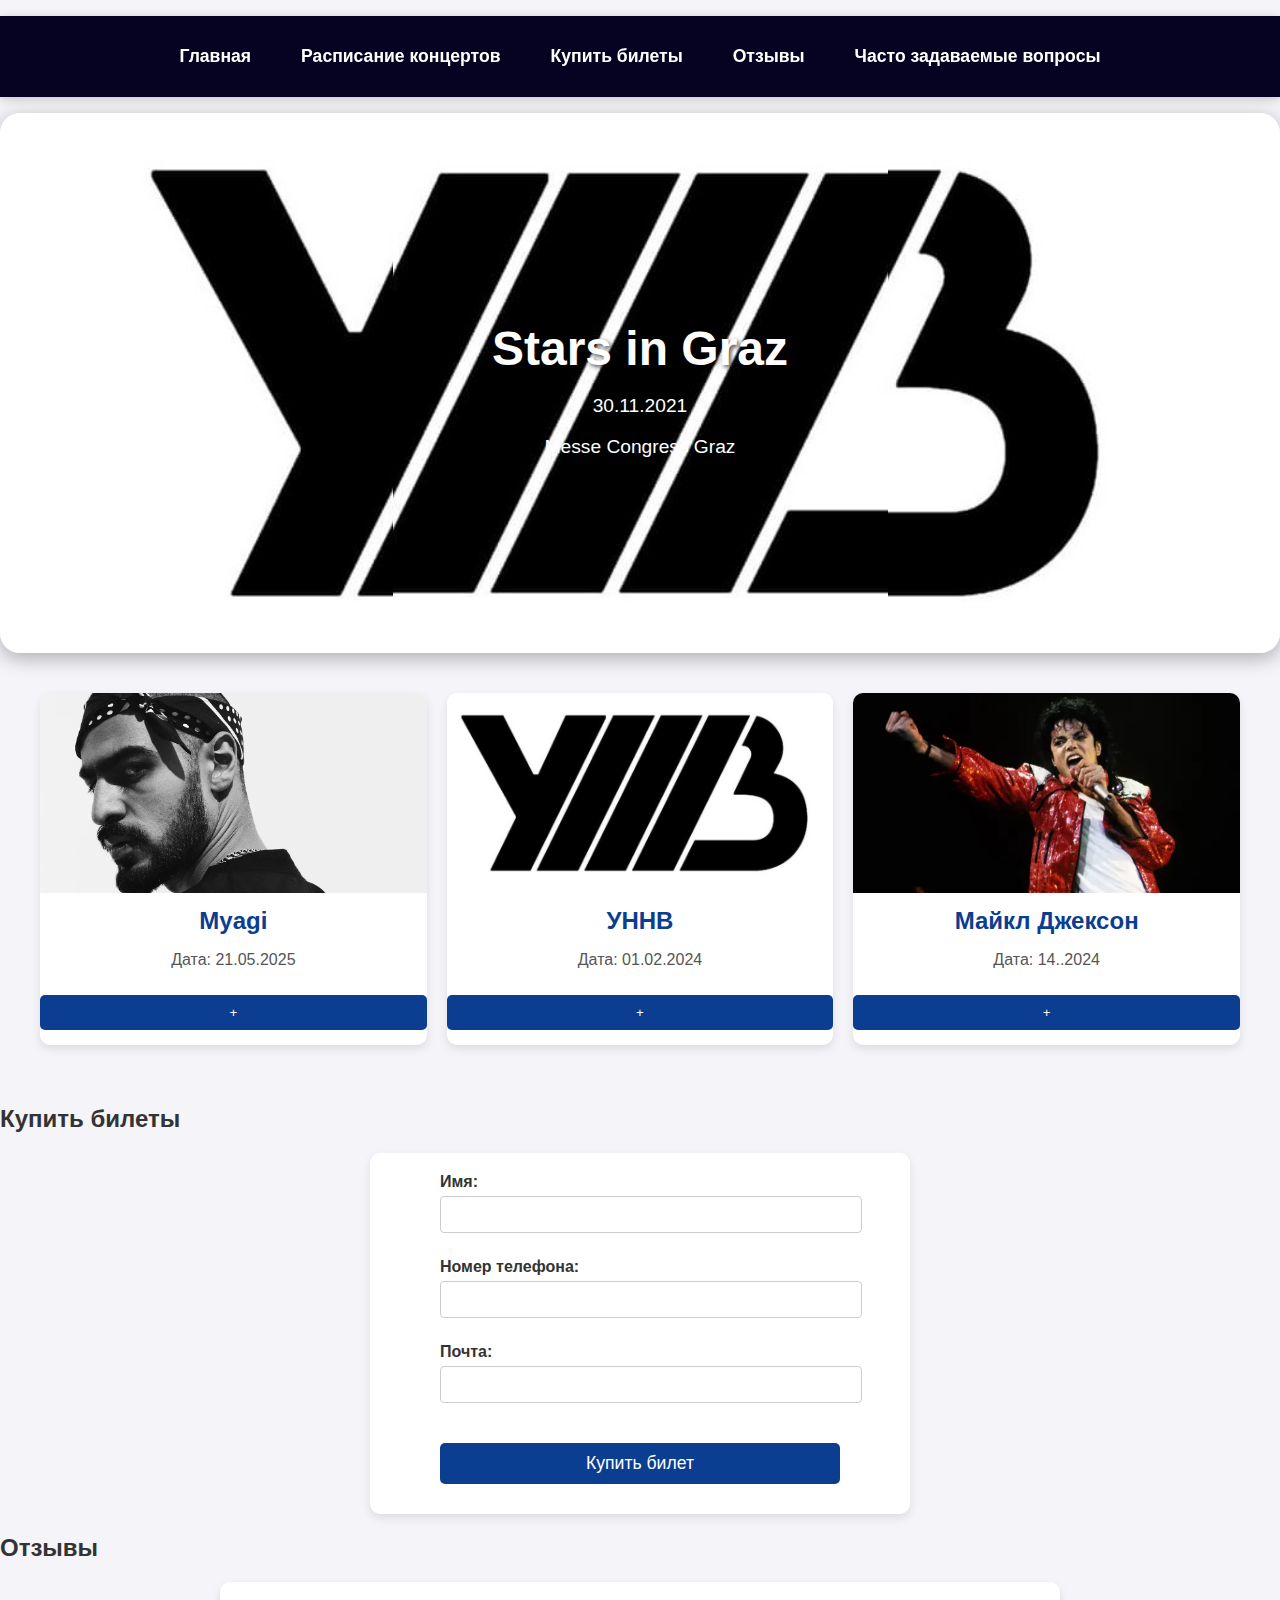
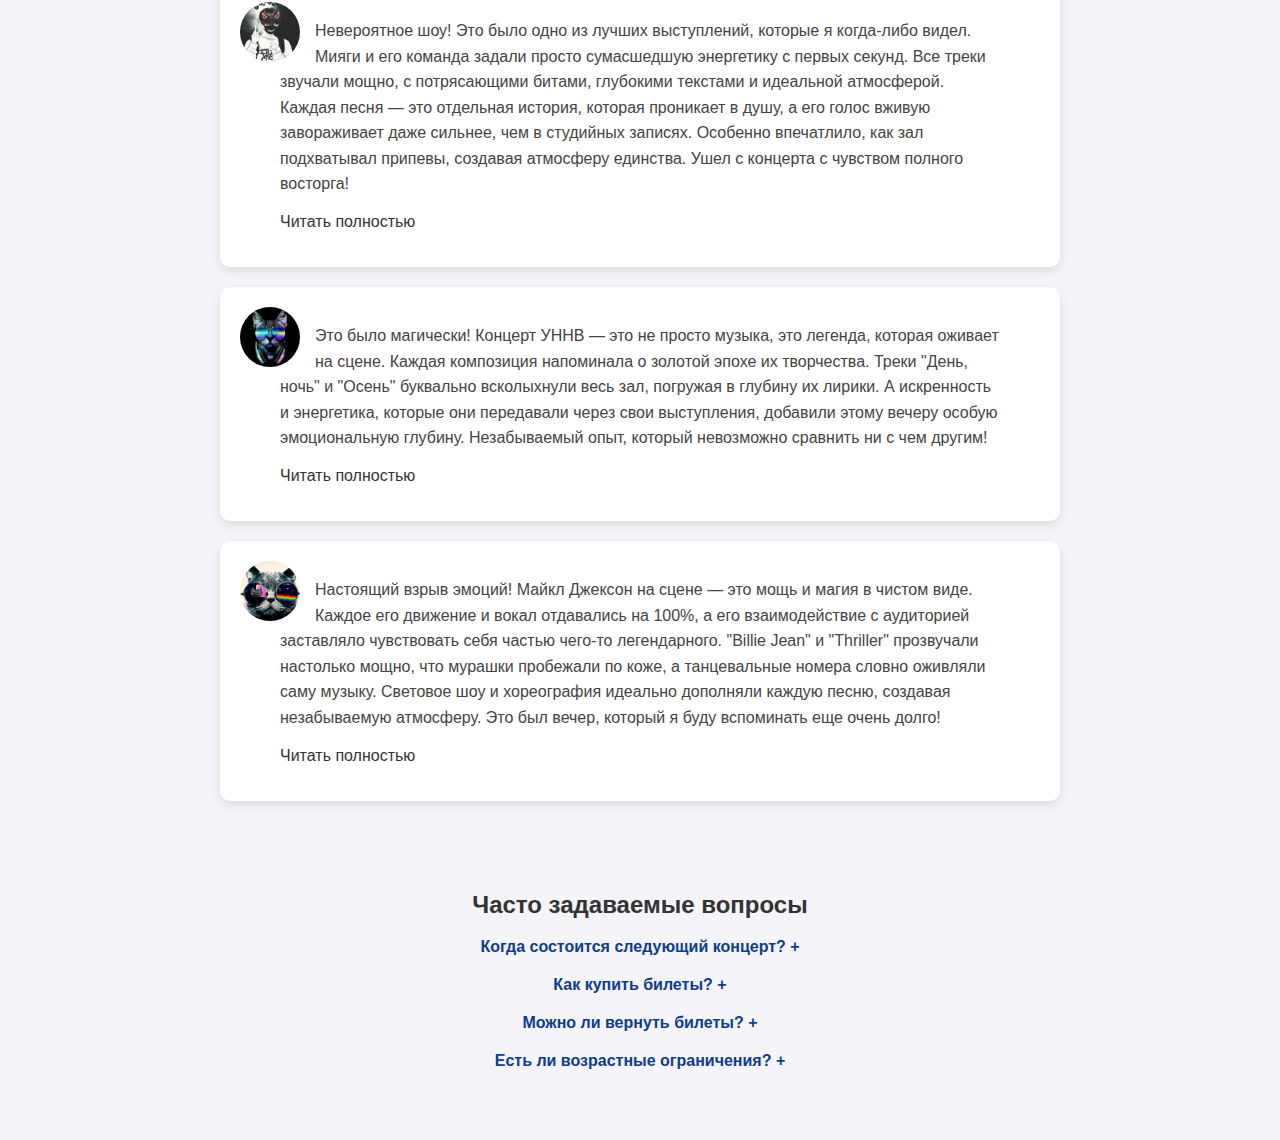
<file: Жумадилов Сайт/index.html>
<!DOCTYPE html>
<html lang="ru">

<head>
    <meta charset="UTF-8">
    <meta name="viewport" content="width=device-width, initial-scale=1.0">
    <link rel="stylesheet" href="style.css">
    <title>Stars in Graz</title>
</head>

<body>
    <nav id="navigation">
        <ul
            style="display: flex; justify-content: center; gap: 50px; list-style-type: none; padding: 30px; background-color: #060221; color: white;   position: -webkit-sticky;position: sticky; top: 0;">
            <li><a href="#landing" style="color: white; text-decoration: none;">Главная</a></li>
            <li><a href="#schedule" style="color: white; text-decoration: none;">Расписание концертов</a></li>
            <li><a href="#reviews-tickets" style="color: white; text-decoration: none;">Купить билеты</a></li>
            <li><a href="#reviews-tickets" style="color: white; text-decoration: none;">Отзывы</a></li>
            <li><a href="#faq" style="color: white; text-decoration: none;">Часто задаваемые вопросы</a></li>
        </ul>
    </nav>
    <!-- MVP – Итерация 1 -->
    <section id="landing">
        <div
            style="height: 60vh; width: 55vh; display: flex; justify-content: center; align-items: center; text-align: center; background-image: url('weekendalbum.jpg'); background-size: cover; background-position: center; border-radius: 50px;">
            <div>
                <h1>Stars in Graz</h1>
                <p>30.11.2021</p>
                <p>Messe Congress Graz</p>
            </div>
        </div>
    </section>
    

    <!-- MMP – Итерация 2 -->

    <section id="schedule" style="padding: 20px;">
    
        <div class="concerts-container">
            <div class="concert-card">
                <img src="мияиг.webp" alt="Артист 1" class="concert-image">
                <h3 class="artist-name">Myagi</h3>
                <p class="concert-date">Дата: 21.05.2025</p>
                <button class="add-button">+</button>
            </div>
            <div class="concert-card">
                <img src="уннв.jpg" alt="Артист 2" class="concert-image">
                <h3 class="artist-name">УННВ</h3>
                <p class="concert-date">Дата: 01.02.2024</p>
                <button class="add-button">+</button>
            </div>
            <div class="concert-card">
                <img src="майкл.webp" alt="Артист 3" class="concert-image">
                <h3 class="artist-name">Майкл Джексон</h3>
                <p class="concert-date">Дата: 14..2024</p>
                <button class="add-button">+</button>
            </div>
        </div>

    </section>




    <section id="reviews-tickets">

        <div id="tickets-container">
            <h2>Купить билеты</h2>
    
            <!-- Форма покупки билета -->
            <div class="form-container">
                <form style="max-width: 400px; margin: 0 auto; text-align: left;">
                    <div style="margin-bottom: 15px;">
                        <label for="name" style="display: block; font-weight: bold;">Имя:</label>
                        <input type="text" id="name" name="name" required
                            style="width: 100%; padding: 10px; margin-top: 5px; border: 1px solid #ccc; border-radius: 4px;">
                    </div>
    
                    <div style="margin-bottom: 15px;">
                        <label for="phone" style="display: block; font-weight: bold;">Номер телефона:</label>
                        <input type="tel" id="phone" name="phone" required
                            style="width: 100%; padding: 10px; margin-top: 5px; border: 1px solid #ccc; border-radius: 4px;">
                    </div>
    
                    <div style="margin-bottom: 20px;">
                        <label for="email" style="display: block; font-weight: bold;">Почта:</label>
                        <input type="email" id="email" name="email" required
                            style="width: 100%; padding: 10px; margin-top: 5px; border: 1px solid #ccc; border-radius: 4px;">
                    </div>
    
                    <!-- Кнопка покупки билета -->
                    <button type="submit">Купить билет</button>
                </form>
            </div>
        </div>
    <div id="reviews-container">
        <h2>Отзывы</h2>

        <!-- Отзыв 1 -->
        <div class="review">
            <img src="1ава.jpg" alt="Иван Иванов" class="review-photo">
            <blockquote>
                <p class="review-text">Невероятное шоу! Это было одно из лучших выступлений, которые я когда-либо видел.
                    Мияги и его команда задали просто сумасшедшую энергетику с первых секунд. Все треки звучали мощно, с потрясающими битами, глубокими текстами и идеальной атмосферой. Каждая песня — это отдельная история, которая проникает в душу, а его голос вживую завораживает даже сильнее, чем в студийных записях. Особенно впечатлило, как зал подхватывал припевы, создавая атмосферу единства. Ушел с концерта с чувством полного восторга!</p>
                <span class="read-more">Читать полностью</span>
            </blockquote>
        </div>

        <!-- Отзыв 2 -->
        <div class="review">
            <img src="2ава.png" alt="Анна Смирнова" class="review-photo">
            <blockquote>
                <p class="review-text">Это было магически! Концерт УННВ — это не просто музыка, это легенда,
                    которая оживает на сцене. Каждая композиция напоминала о золотой эпохе их творчества.
                    Треки "День, ночь" и "Осень" буквально всколыхнули весь зал, погружая в глубину их лирики.
                    А искренность и энергетика, которые они передавали через свои выступления, добавили этому вечеру
                    особую эмоциональную глубину. Незабываемый опыт, который невозможно сравнить ни с чем другим!</p>
                <span class="read-more">Читать полностью</span>
            </blockquote>
        </div>

        <!-- Отзыв 3 -->
        <div class="review">
            <img src="3ава.webp" alt="Олег Петров" class="review-photo">
            <blockquote>
                <p class="review-text">Настоящий взрыв эмоций! Майкл Джексон на сцене — это мощь и магия в чистом виде.
                    Каждое его движение и вокал отдавались на 100%, а его взаимодействие с аудиторией заставляло чувствовать себя частью чего-то легендарного.
                    "Billie Jean" и "Thriller" прозвучали настолько мощно, что мурашки пробежали по коже, а танцевальные номера словно оживляли саму музыку.
                    Световое шоу и хореография идеально дополняли каждую песню, создавая незабываемую атмосферу. Это был вечер, который я буду вспоминать еще очень долго!</p>
                <span class="read-more">Читать полностью</span>
            </blockquote>
        </div>
    </div>
    
    </section>

    <section id="faq" style="padding: 50px; text-align: center;">
        <h2>Часто задаваемые вопросы</h2>

        <div class="faq-item">
            <div class="faq-question">
                <span>Когда состоится следующий концерт?</span>
                <span class="faq-toggle">+</span>
            </div>
            <div class="faq-answer">
                <p>След концерт "УННВ" начнется 01.02.2024 в 18.00 вечера.</p>
            </div>
        </div>

        <div class="faq-item">
            <div class="faq-question">
                <span>Как купить билеты?</span>
                <span class="faq-toggle">+</span>
            </div>
            <div class="faq-answer">
                <p>Используйте форму "Купить билеты" на этой странице.</p>
            </div>
        </div>

        <div class="faq-item">
            <div class="faq-question">
                <span>Можно ли вернуть билеты?</span>
                <span class="faq-toggle">+</span>
            </div>
            <div class="faq-answer">
                <p>Билеты можно вернуть за 24 часа до начала концерта.</p>
            </div>
        </div>

        <div class="faq-item">
            <div class="faq-question">
                <span>Есть ли возрастные ограничения?</span>
                <span class="faq-toggle">+</span>
            </div>
            <div class="faq-answer">
                <p>Концерт доступен начиная с возраста 18 лет.</p>
            </div>
        </div>
    </section>

    <script>
        const concertsContainer = document.querySelector('.concerts-container');
        const concertCards = document.querySelectorAll('.concert-card');

        let currentIndex = 0;

        function updateConcerts() {
            concertCards.forEach((card, index) => {
                card.style.display = (index >= currentIndex && index < currentIndex + 3) ? 'block' : 'none';
            });
        }

  

        // Инициализируем отображение
        updateConcerts();

        // Ограничение ввода в поле имени
        document.getElementById('name').addEventListener('input', function (e) {
            this.value = this.value.replace(/[^a-zA-ZА-Яа-яЁё\s]/g, '');
        });

        // Ограничение ввода в поле телефона
        document.getElementById('phone').addEventListener('input', function (e) {
            this.value = this.value.replace(/[^0-9\+\s\-]/g, '');
        });

        document.querySelectorAll('#reviews blockquote').forEach(function (blockquote) {
            blockquote.addEventListener('click', function () {
                blockquote.classList.toggle('expanded');
                let readMore = blockquote.querySelector('.read-more');
                if (blockquote.classList.contains('expanded')) {
                    readMore.textContent = 'Свернуть';
                } else {
                    readMore.textContent = 'Читать полностью';
                }
            });
        });

        document.querySelectorAll('.faq-item').forEach(function (item) {
            item.addEventListener('click', function () {
                this.classList.toggle('active');
            });
        });

    </script>


</body>

</html>
</file>
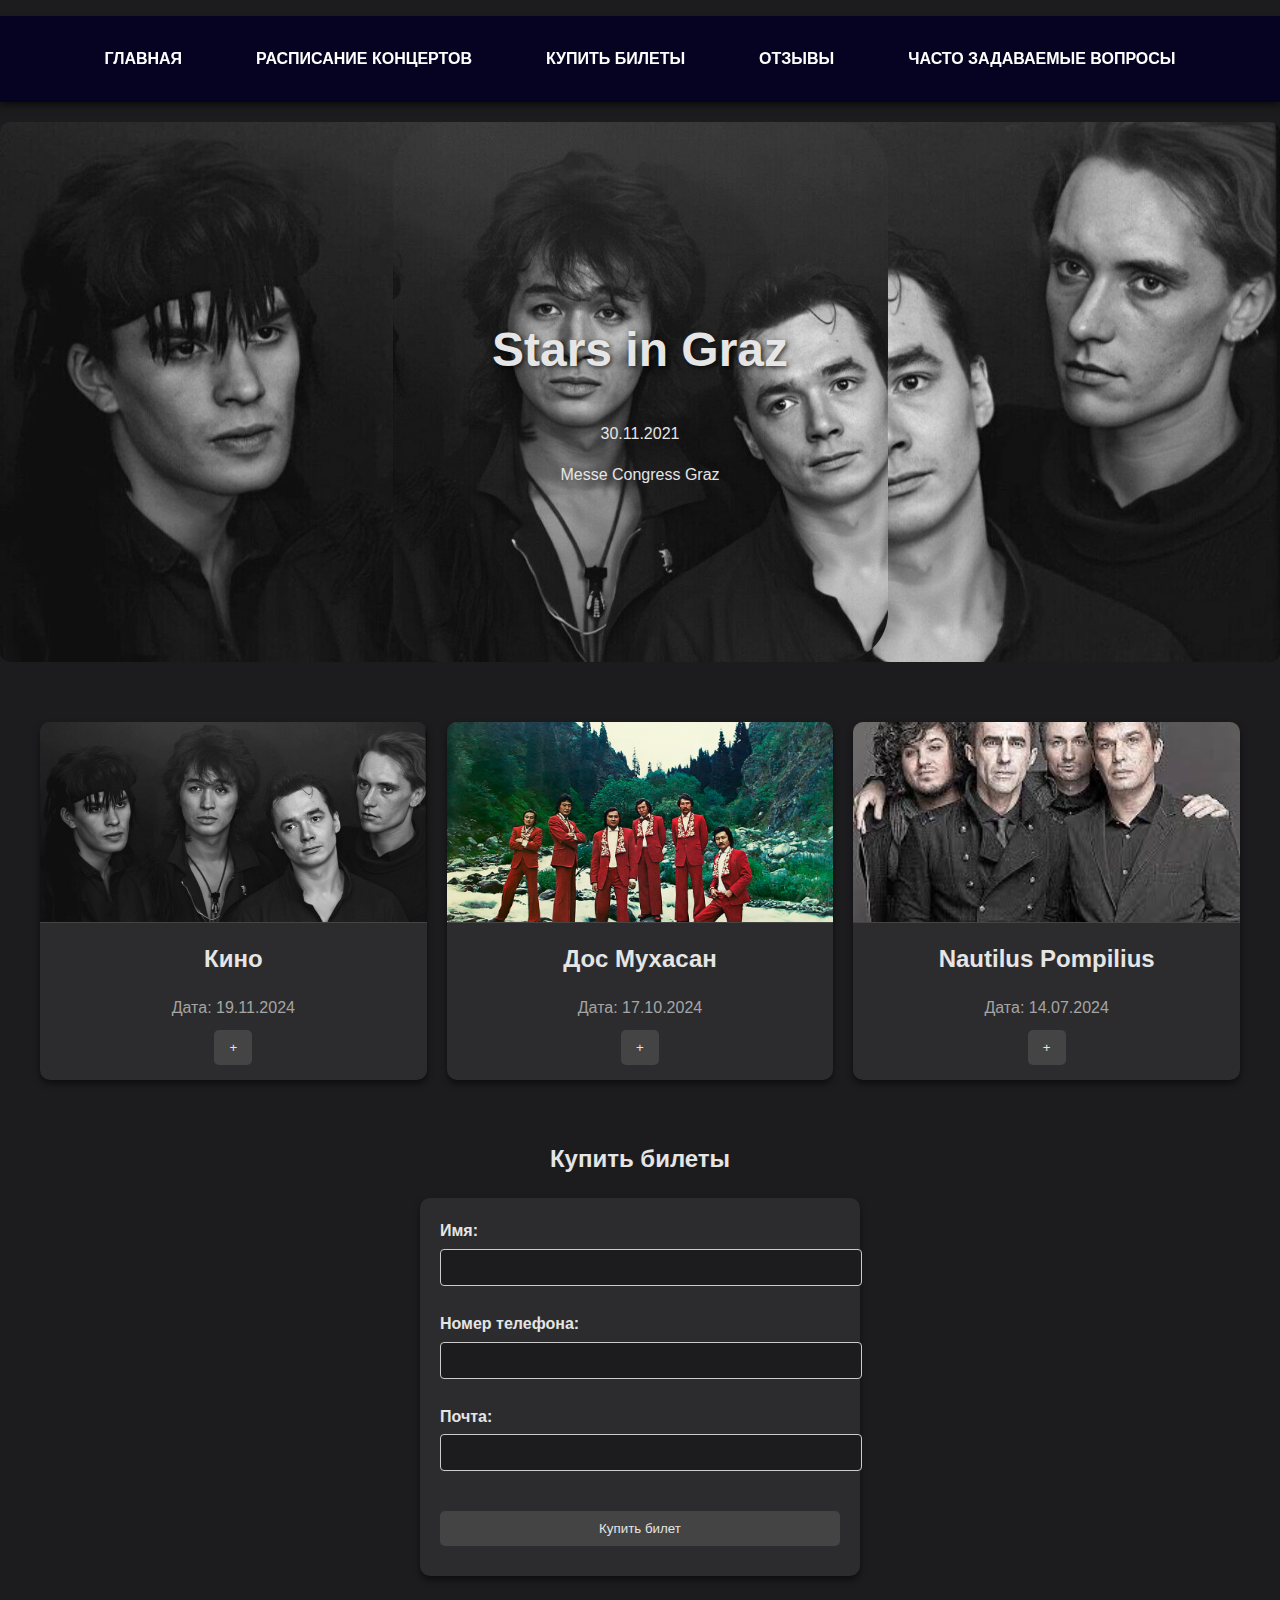
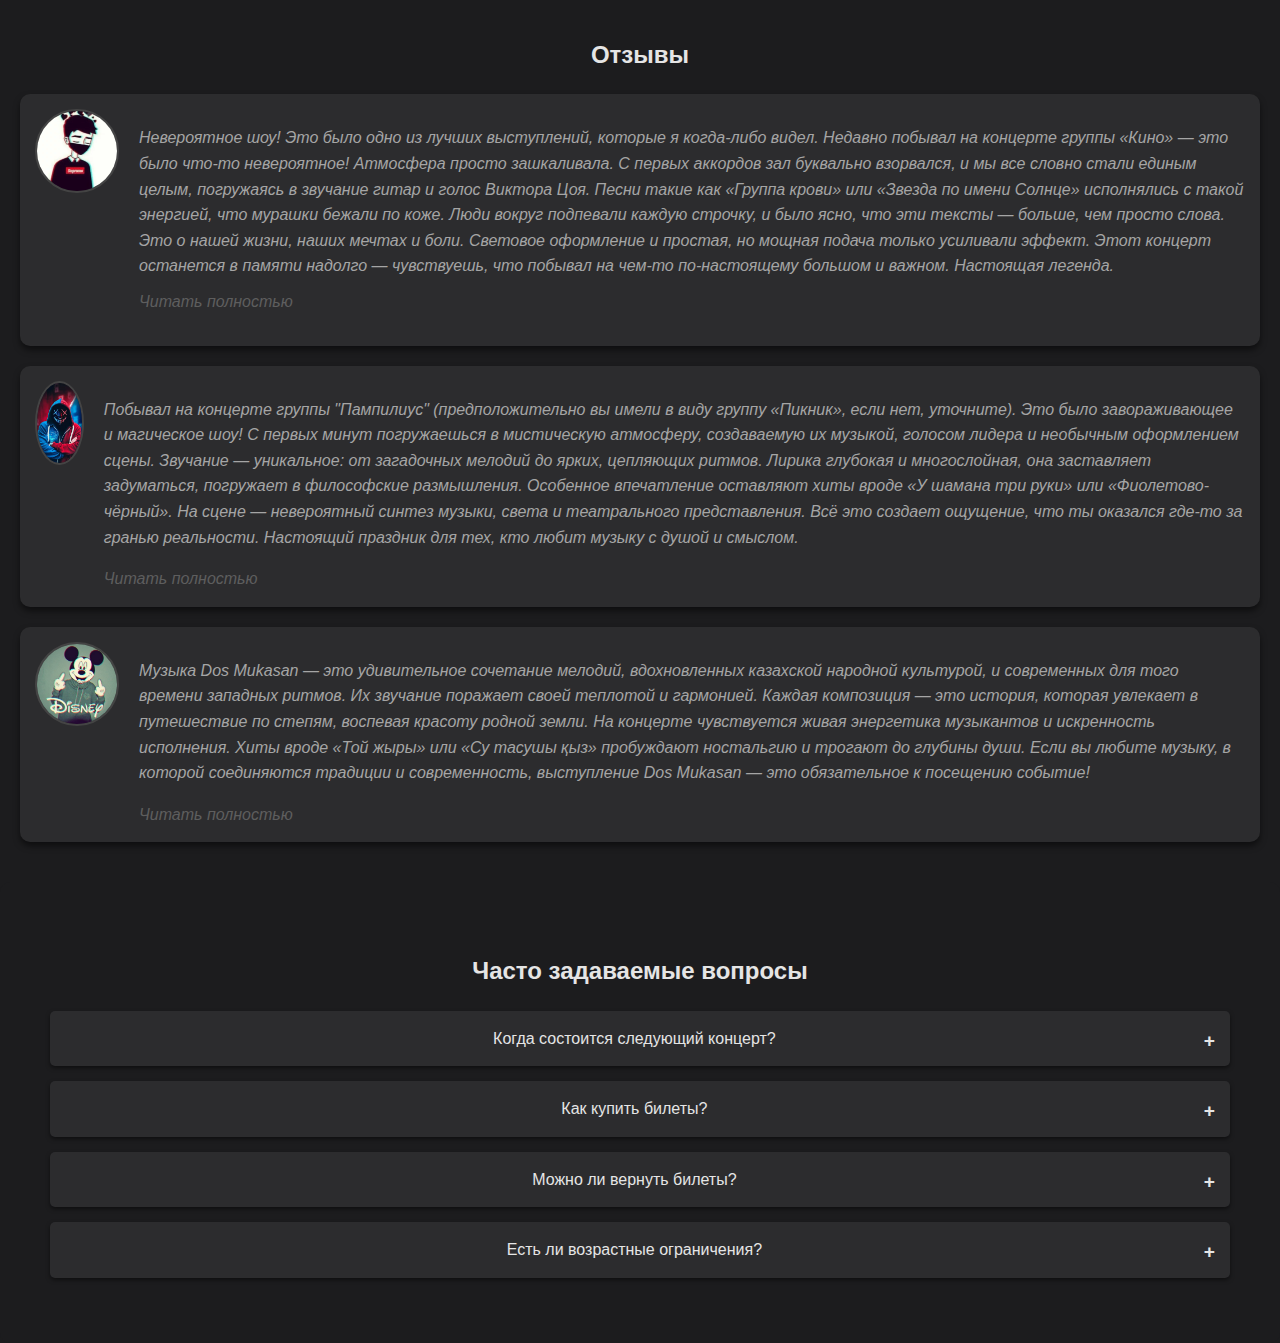
<file: Adilet site/Сайт/index.html>
<!DOCTYPE html>
<html lang="ru">

<head>
    <meta charset="UTF-8">
    <meta name="viewport" content="width=device-width, initial-scale=1.0">
    <link rel="stylesheet" href="style.css">
    <title>Stars in Graz</title>
    <style>
        h2 {
            text-align: center; /* Выравнивание текста по центру */
        }
    </style>
</head>

<body>
    <nav id="navigation">
        <ul
            style="display: flex; justify-content: center; gap: 50px; list-style-type: none; padding: 30px; background-color: #060221; color: white;   position: -webkit-sticky;position: sticky; top: 0;">
            <li><a href="#landing" style="color: white; text-decoration: none;">Главная</a></li>
            <li><a href="#schedule" style="color: white; text-decoration: none;">Расписание концертов</a></li>
            <li><a href="#reviews-tickets" style="color: white; text-decoration: none;">Купить билеты</a></li>
            <li><a href="#reviews-tickets" style="color: white; text-decoration: none;">Отзывы</a></li>
            <li><a href="#faq" style="color: white; text-decoration: none;">Часто задаваемые вопросы</a></li>
        </ul>
    </nav>
    <!-- MVP – Итерация 1 -->
    <section id="landing">
        <div
            style="height: 60vh; width: 55vh; display: flex; justify-content: center; align-items: center; text-align: center; background-image: url('weekendalbum.jpg'); background-size: cover; background-position: center; border-radius: 50px;">
            <div>
                <h1>Stars in Graz</h1>
                <p>30.11.2021</p>
                <p>Messe Congress Graz</p>
            </div>
        </div>
    </section>
    

    <!-- MMP – Итерация 2 -->

    <section id="schedule" style="padding: 20px;">
    
        <div class="concerts-container">
            <div class="concert-card">
                <img src="Кино.jpg" alt="Артист 1" class="concert-image">
                <h3 class="artist-name">Кино</h3>
                <p class="concert-date">Дата: 19.11.2024</p>
                <button class="add-button">+</button>
            </div>
            <div class="concert-card">
                <img src="ДосМухасан.jpg" alt="Артист 2" class="concert-image">
                <h3 class="artist-name">Дос Мухасан</h3>
                <p class="concert-date">Дата: 17.10.2024</p>
                <button class="add-button">+</button>
            </div>
            <div class="concert-card">
                <img src="наут.jpg" alt="Артист 3" class="concert-image">
                <h3 class="artist-name">Nautilus Pompilius</h3>
                <p class="concert-date">Дата: 14.07.2024</p>
                <button class="add-button">+</button>
            </div>
        </div>

    </section>




    <section id="reviews-tickets">

        <div id="tickets-container">
            <h2>Купить билеты</h2>
    
            <!-- Форма покупки билета -->
            <div class="form-container">
                <form style="max-width: 400px; margin: 0 auto; text-align: left;">
                    <div style="margin-bottom: 15px;">
                        <label for="name" style="display: block; font-weight: bold;">Имя:</label>
                        <input type="text" id="name" name="name" required
                            style="width: 100%; padding: 10px; margin-top: 5px; border: 1px solid #ccc; border-radius: 4px;">
                    </div>
    
                    <div style="margin-bottom: 15px;">
                        <label for="phone" style="display: block; font-weight: bold;">Номер телефона:</label>
                        <input type="tel" id="phone" name="phone" required
                            style="width: 100%; padding: 10px; margin-top: 5px; border: 1px solid #ccc; border-radius: 4px;">
                    </div>
    
                    <div style="margin-bottom: 20px;">
                        <label for="email" style="display: block; font-weight: bold;">Почта:</label>
                        <input type="email" id="email" name="email" required
                            style="width: 100%; padding: 10px; margin-top: 5px; border: 1px solid #ccc; border-radius: 4px;">
                    </div>
    
                    <!-- Кнопка покупки билета -->
                    <button type="submit">Купить билет</button>
                </form>
            </div>
        </div>
    <div id="reviews-container">
        <h2>Отзывы</h2>

        <!-- Отзыв 1 -->
        <div class="review">
            <img src="1ава.webp" alt="Иван Иванов" class="review-photo">
            <blockquote>
                <p class="review-text">Невероятное шоу! Это было одно из лучших выступлений, которые я когда-либо видел.
                    Недавно побывал на концерте группы «Кино» — это было что-то невероятное! Атмосфера просто зашкаливала. С первых аккордов зал буквально взорвался, и мы все словно стали единым целым, погружаясь в звучание гитар и голос Виктора Цоя.

Песни такие как «Группа крови» или «Звезда по имени Солнце» исполнялись с такой энергией, что мурашки бежали по коже. Люди вокруг подпевали каждую строчку, и было ясно, что эти тексты — больше, чем просто слова. Это о нашей жизни, наших мечтах и боли.

Световое оформление и простая, но мощная подача только усиливали эффект. Этот концерт останется в памяти надолго — чувствуешь, что побывал на чем-то по-настоящему большом и важном. Настоящая легенда.                <span class="read-more">Читать полностью</span>
            </blockquote>
        </div>

        <!-- Отзыв 2 -->
        <div class="review">
            <img src="2ава.jpg" alt="Анна Смирнова" class="review-photo">
            <blockquote>
                <p class="review-text">Побывал на концерте группы "Пампилиус" (предположительно вы имели в виду группу «Пикник», если нет, уточните). Это было завораживающее и магическое шоу! С первых минут погружаешься в мистическую атмосферу, создаваемую их музыкой, голосом лидера и необычным оформлением сцены.

                    Звучание — уникальное: от загадочных мелодий до ярких, цепляющих ритмов. Лирика глубокая и многослойная, она заставляет задуматься, погружает в философские размышления. Особенное впечатление оставляют хиты вроде «У шамана три руки» или «Фиолетово-чёрный».
                    
                    На сцене — невероятный синтез музыки, света и театрального представления. Всё это создает ощущение, что ты оказался где-то за гранью реальности. Настоящий праздник для тех, кто любит музыку с душой и смыслом.</p>
                <span class="read-more">Читать полностью</span>
            </blockquote>
        </div>

        <!-- Отзыв 3 -->
        <div class="review">
            <img src="3ава.jpg" alt="Олег Петров" class="review-photo">
            <blockquote>
                <p class="review-text">Музыка Dos Mukasan — это удивительное сочетание мелодий, вдохновленных казахской народной культурой, и современных для того времени западных ритмов. Их звучание поражает своей теплотой и гармонией. Каждая композиция — это история, которая увлекает в путешествие по степям, воспевая красоту родной земли.

                    На концерте чувствуется живая энергетика музыкантов и искренность исполнения. Хиты вроде «Той жыры» или «Су тасушы қыз» пробуждают ностальгию и трогают до глубины души. Если вы любите музыку, в которой соединяются традиции и современность, выступление Dos Mukasan — это обязательное к посещению событие!</p>
                <span class="read-more">Читать полностью</span>
            </blockquote>
        </div>
    </div>
    
    </section>

    <section id="faq" style="padding: 50px; text-align: center;">
        <h2>Часто задаваемые вопросы</h2>

        <div class="faq-item">
            <div class="faq-question">
                <span>Когда состоится следующий концерт?</span>
                <span class="faq-toggle">+</span>
            </div>
            <div class="faq-answer">
                <p>След концерт "УННВ" начнется 01.02.2024 в 18.00 вечера.</p>
            </div>
        </div>

        <div class="faq-item">
            <div class="faq-question">
                <span>Как купить билеты?</span>
                <span class="faq-toggle">+</span>
            </div>
            <div class="faq-answer">
                <p>Используйте форму "Купить билеты" на этой странице.</p>
            </div>
        </div>

        <div class="faq-item">
            <div class="faq-question">
                <span>Можно ли вернуть билеты?</span>
                <span class="faq-toggle">+</span>
            </div>
            <div class="faq-answer">
                <p>Билеты можно вернуть за 24 часа до начала концерта.</p>
            </div>
        </div>

        <div class="faq-item">
            <div class="faq-question">
                <span>Есть ли возрастные ограничения?</span>
                <span class="faq-toggle">+</span>
            </div>
            <div class="faq-answer">
                <p>Концерт доступен начиная с возраста 18 лет.</p>
            </div>
        </div>
    </section>

    <script>
        const concertsContainer = document.querySelector('.concerts-container');
        const concertCards = document.querySelectorAll('.concert-card');

        let currentIndex = 0;

        function updateConcerts() {
            concertCards.forEach((card, index) => {
                card.style.display = (index >= currentIndex && index < currentIndex + 3) ? 'block' : 'none';
            });
        }

  

        // Инициализируем отображение
        updateConcerts();

        // Ограничение ввода в поле имени
        document.getElementById('name').addEventListener('input', function (e) {
            this.value = this.value.replace(/[^a-zA-ZА-Яа-яЁё\s]/g, '');
        });

        // Ограничение ввода в поле телефона
        document.getElementById('phone').addEventListener('input', function (e) {
            this.value = this.value.replace(/[^0-9\+\s\-]/g, '');
        });

        document.querySelectorAll('#reviews blockquote').forEach(function (blockquote) {
            blockquote.addEventListener('click', function () {
                blockquote.classList.toggle('expanded');
                let readMore = blockquote.querySelector('.read-more');
                if (blockquote.classList.contains('expanded')) {
                    readMore.textContent = 'Свернуть';
                } else {
                    readMore.textContent = 'Читать полностью';
                }
            });
        });

        document.querySelectorAll('.faq-item').forEach(function (item) {
            item.addEventListener('click', function () {
                this.classList.toggle('active');
            });
        });

    </script>


</body>

</html>
</file>
<file: Жумадилов Сайт/style.css>
/* Общие стили */
body {
    font-family: 'Roboto', sans-serif;
    margin: 0;
    padding: 0;
    color: #333;
    background-color: #f4f4f9;
}

/* Навигация */
#navigation ul {
    display: flex;
    justify-content: center;
    gap: 50px;
    list-style-type: none;
    padding: 20px;
    background-color: #0b3d91;
    color: white;
    position: sticky;
    top: 0;
    z-index: 1000;
    box-shadow: 0px 2px 10px rgba(0, 0, 0, 0.2);
}

#navigation a {
    color: white;
    text-decoration: none;
    font-weight: bold;
    font-size: 1.1em;
    transition: color 0.3s ease-in-out;
}

#navigation a:hover {
    color: #ffcc00;
}

/* Главная секция */
#landing {
    display: flex;
    justify-content: center;
    align-items: center;
    height: 60vh;
    background-image: url('weekendalbum.jpg');
    background-size: cover;
    background-position: center;
    text-align: center;
    color: white;
    border-radius: 20px;
    box-shadow: 0px 5px 20px rgba(0, 0, 0, 0.3);
}

#landing h1 {
    font-size: 3em;
    margin-bottom: 10px;
    text-shadow: 2px 2px 4px rgba(0, 0, 0, 0.7);
}

#landing p {
    font-size: 1.2em;
    font-weight: lighter;
}

/* Карточки концертов */
.concerts-container {
    display: grid;
    grid-template-columns: repeat(auto-fit, minmax(300px, 1fr));
    gap: 20px;
    padding: 20px;
}

.concert-card {
    background-color: white;
    border-radius: 10px;
    box-shadow: 0px 4px 10px rgba(0, 0, 0, 0.1);
    overflow: hidden;
    text-align: center;
    transition: transform 0.3s ease-in-out;
}

.concert-card:hover {
    transform: translateY(-10px);
}

.concert-image {
    width: 100%;
    height: 200px;
    object-fit: cover;
}

.artist-name {
    font-size: 1.5em;
    margin: 10px 0;
    color: #0b3d91;
}

.concert-date {
    font-size: 1em;
    color: #555;
}

.add-button {
    background-color: #0b3d91;
    color: white;
    padding: 10px 20px;
    border: none;
    border-radius: 5px;
    cursor: pointer;
    margin-bottom: 15px;
    transition: background-color 0.3s ease-in-out;
}

.add-button:hover {
    background-color: #ffcc00;
}

/* Форма покупки билетов */
.form-container {
    max-width: 500px;
    margin: 20px auto;
    background-color: white;
    padding: 20px;
    border-radius: 10px;
    box-shadow: 0px 4px 10px rgba(0, 0, 0, 0.1);
}

input, button {
    width: 100%;
    padding: 10px;
    margin: 10px 0;
    border-radius: 5px;
    border: 1px solid #ccc;
}

button[type="submit"] {
    background-color: #0b3d91;
    color: white;
    border: none;
    font-size: 1.1em;
    cursor: pointer;
    transition: background-color 0.3s ease-in-out;
}

button[type="submit"]:hover {
    background-color: #ffcc00;
}

/* Отзывы */
.review {
    margin: 20px auto;
    padding: 20px;
    max-width: 800px;
    background-color: white;
    border-radius: 10px;
    box-shadow: 0px 4px 10px rgba(0, 0, 0, 0.1);
}

.review-photo {
    width: 60px;
    height: 60px;
    border-radius: 50%;
    float: left;
    margin-right: 15px;
    object-fit: cover;
}

.review-text {
    font-size: 1em;
    line-height: 1.6;
    color: #444;
}

/* Часто задаваемые вопросы */
#faq {
    padding: 40px 20px;
    background-color: #f4f4f9;
    text-align: left;
}

.faq-item {
    margin-bottom: 20px;
}

.faq-question {
    font-weight: bold;
    color: #0b3d91;
    cursor: pointer;
}

.faq-answer {
    display: none;
    margin-top: 10px;
    color: #555;
}

.faq-item.active .faq-answer {
    display: block;
}
</file>
<file: Adilet site/Сайт/style.css>
/* Общий стиль для страницы */
body {
    font-family: 'Roboto', sans-serif;
    margin: 0;
    padding: 0;
    background-color: #1c1c1e;
    color: #e5e5e5;
    line-height: 1.6;
}

/* Навигация */
nav ul {
    display: flex;
    justify-content: center;
    gap: 50px;
    list-style: none;
    padding: 20px;
    background-color: #121212;
    position: sticky;
    top: 0;
    z-index: 1000;
    box-shadow: 0 4px 6px rgba(0, 0, 0, 0.5);
}

nav ul li a {
    color: #e5e5e5;
    text-decoration: none;
    font-weight: bold;
    text-transform: uppercase;
    transition: color 0.3s ease, background-color 0.3s ease;
    padding: 8px 12px;
    border-radius: 5px;
}

nav ul li a:hover {
    background-color: #444444;
    color: #fff;
}

/* Секция "Главная" */
#landing {
    display: flex;
    justify-content: center;
    align-items: center;
    text-align: center;
    height: 60vh;
    background-image: url('weekendalbum.jpg');
    background-size: cover;
    background-position: center;
    border-radius: 10px;
    margin: 20px auto;
}

#landing h1 {
    color: #e5e5e5;
    font-size: 3rem;
    text-shadow: 2px 2px 5px rgba(0, 0, 0, 0.7);
}

/* Карточки концертов */
.concerts-container {
    display: grid;
    grid-template-columns: repeat(auto-fit, minmax(300px, 1fr));
    gap: 20px;
    padding: 20px;
}

.concert-card {
    background-color: #2c2c2e;
    border-radius: 10px;
    box-shadow: 0 4px 6px rgba(0, 0, 0, 0.5);
    overflow: hidden;
    text-align: center;
    transition: transform 0.3s ease, box-shadow 0.3s ease;
}

.concert-card:hover {
    transform: scale(1.05);
    box-shadow: 0 8px 12px rgba(0, 0, 0, 0.7);
}

.concert-image {
    width: 100%;
    height: 200px;
    object-fit: cover;
    border-bottom: 1px solid #444444;
}

.artist-name {
    font-size: 1.5rem;
    color: #e5e5e5;
    margin: 10px 0;
}

.concert-date {
    color: #a5a5a5;
    margin-bottom: 10px;
}

.add-button {
    background-color: #444444;
    color: #e5e5e5;
    border: none;
    border-radius: 5px;
    padding: 10px 15px;
    cursor: pointer;
    transition: background-color 0.3s ease;
    margin-bottom: 15px;
}

.add-button:hover {
    background-color: #5e5e5e;
}

/* Форма покупки билетов */
.form-container {
    max-width: 400px;
    margin: 20px auto;
    padding: 20px;
    background-color: #2c2c2e;
    border-radius: 10px;
    box-shadow: 0 4px 6px rgba(0, 0, 0, 0.5);
}

.form-container input, .form-container button {
    width: 100%;
    padding: 10px;
    margin: 10px 0;
    border: 1px solid #444444;
    border-radius: 5px;
    background-color: #1c1c1e;
    color: #e5e5e5;
}

.form-container button {
    background-color: #444444;
    color: #e5e5e5;
    border: none;
    cursor: pointer;
    transition: background-color 0.3s ease;
}

.form-container button:hover {
    background-color: #5e5e5e;
}

/* Раздел с отзывами */
#reviews-container {
    padding: 20px;
}

.review {
    display: flex;
    gap: 20px;
    background-color: #2c2c2e;
    border-radius: 10px;
    box-shadow: 0 4px 6px rgba(0, 0, 0, 0.5);
    margin-bottom: 20px;
    padding: 15px;
}

.review-photo {
    width: 80px;
    height: 80px;
    border-radius: 50%;
    object-fit: cover;
    border: 2px solid #444444;
}

.review blockquote {
    font-style: italic;
    margin: 0;
    color: #a5a5a5;
}

.read-more {
    color: #5e5e5e;
    cursor: pointer;
    display: block;
    margin-top: 10px;
}

/* Часто задаваемые вопросы (FAQ) */
#faq {
    background-color: #1c1c1e;
    color: #e5e5e5;
    padding: 50px 20px;
    border-radius: 10px;
}

.faq-item {
    background-color: #2c2c2e;
    color: #e5e5e5;
    border-radius: 5px;
    padding: 15px;
    margin-bottom: 15px;
    cursor: pointer;
    box-shadow: 0 2px 4px rgba(0, 0, 0, 0.5);
    transition: transform 0.3s ease, box-shadow 0.3s ease;
}

.faq-item:hover {
    transform: scale(1.02);
    box-shadow: 0 4px 8px rgba(0, 0, 0, 0.7);
}

.faq-item .faq-answer {
    display: none;
    margin-top: 10px;
}

.faq-item.active .faq-answer {
    display: block;
}

.faq-toggle {
    float: right;
    font-weight: bold;
    font-size: 1.2rem;
    color: #e5e5e5;
}
</file>
